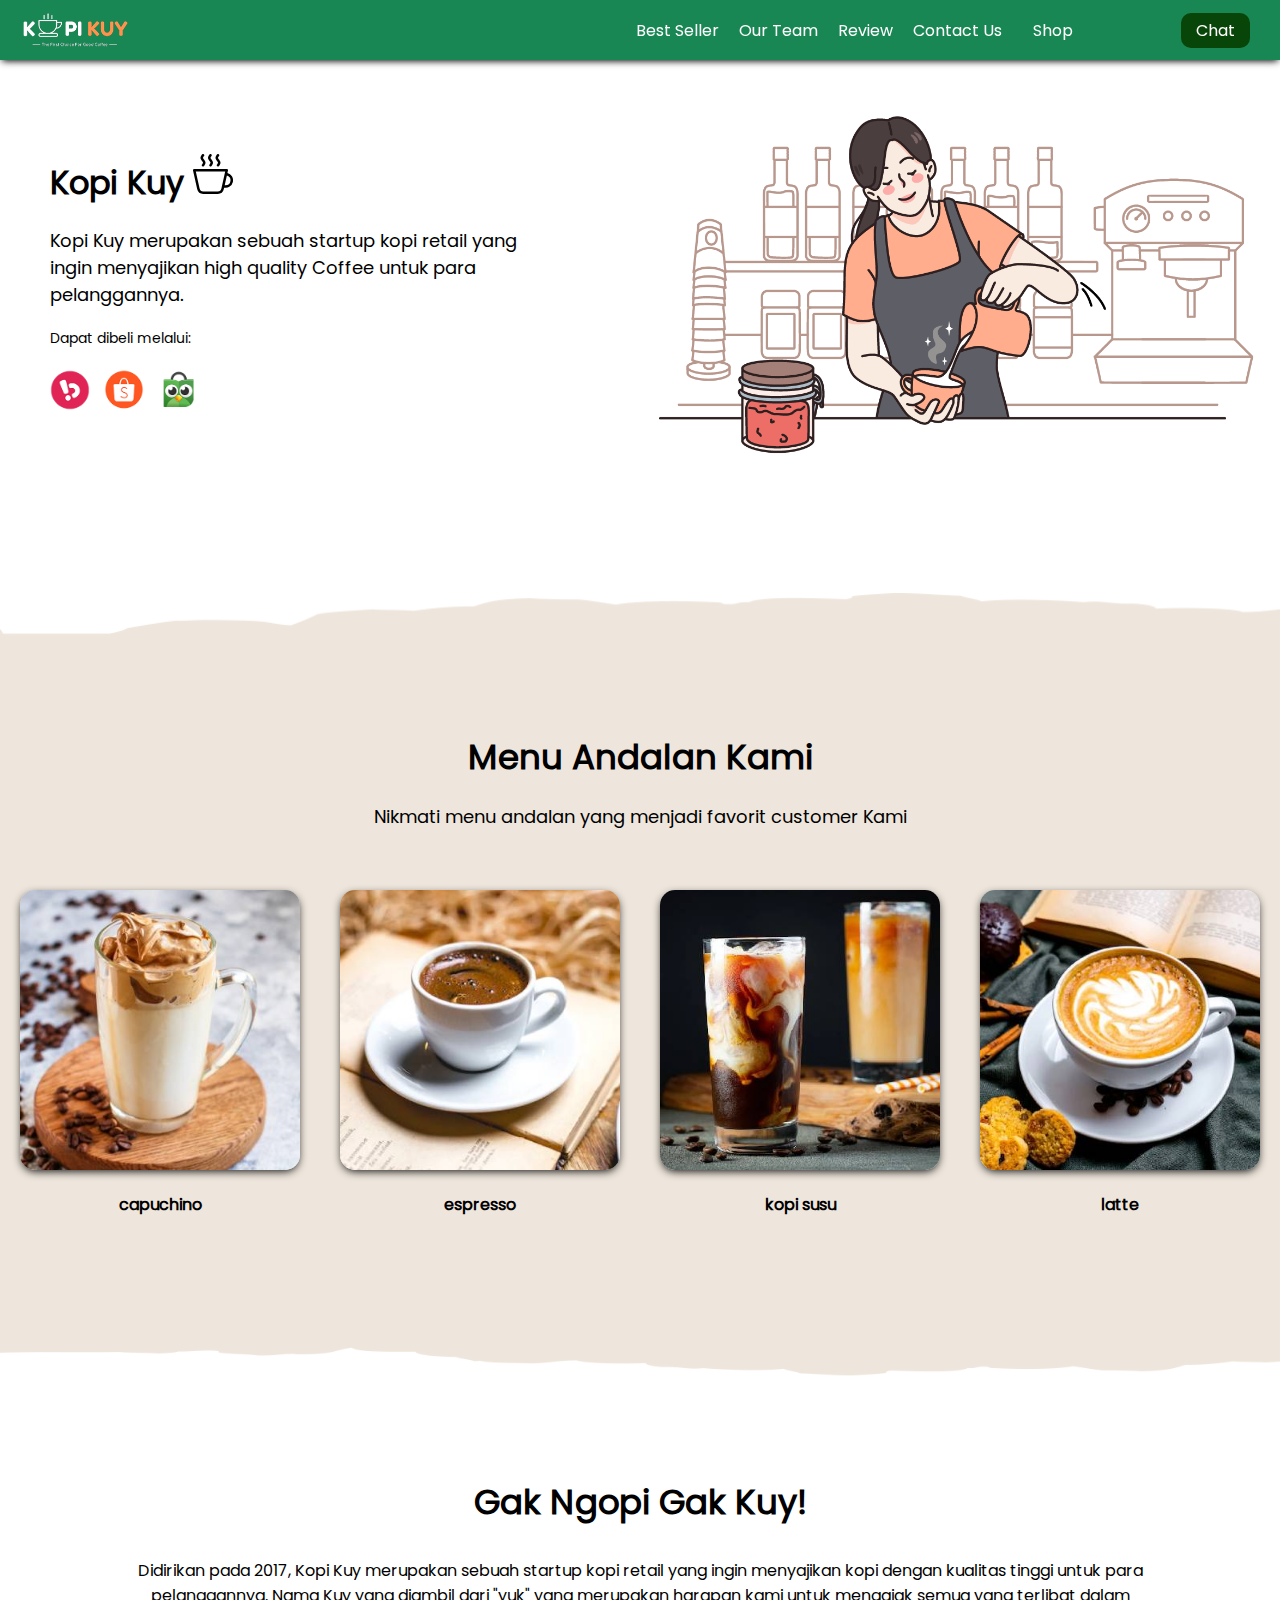
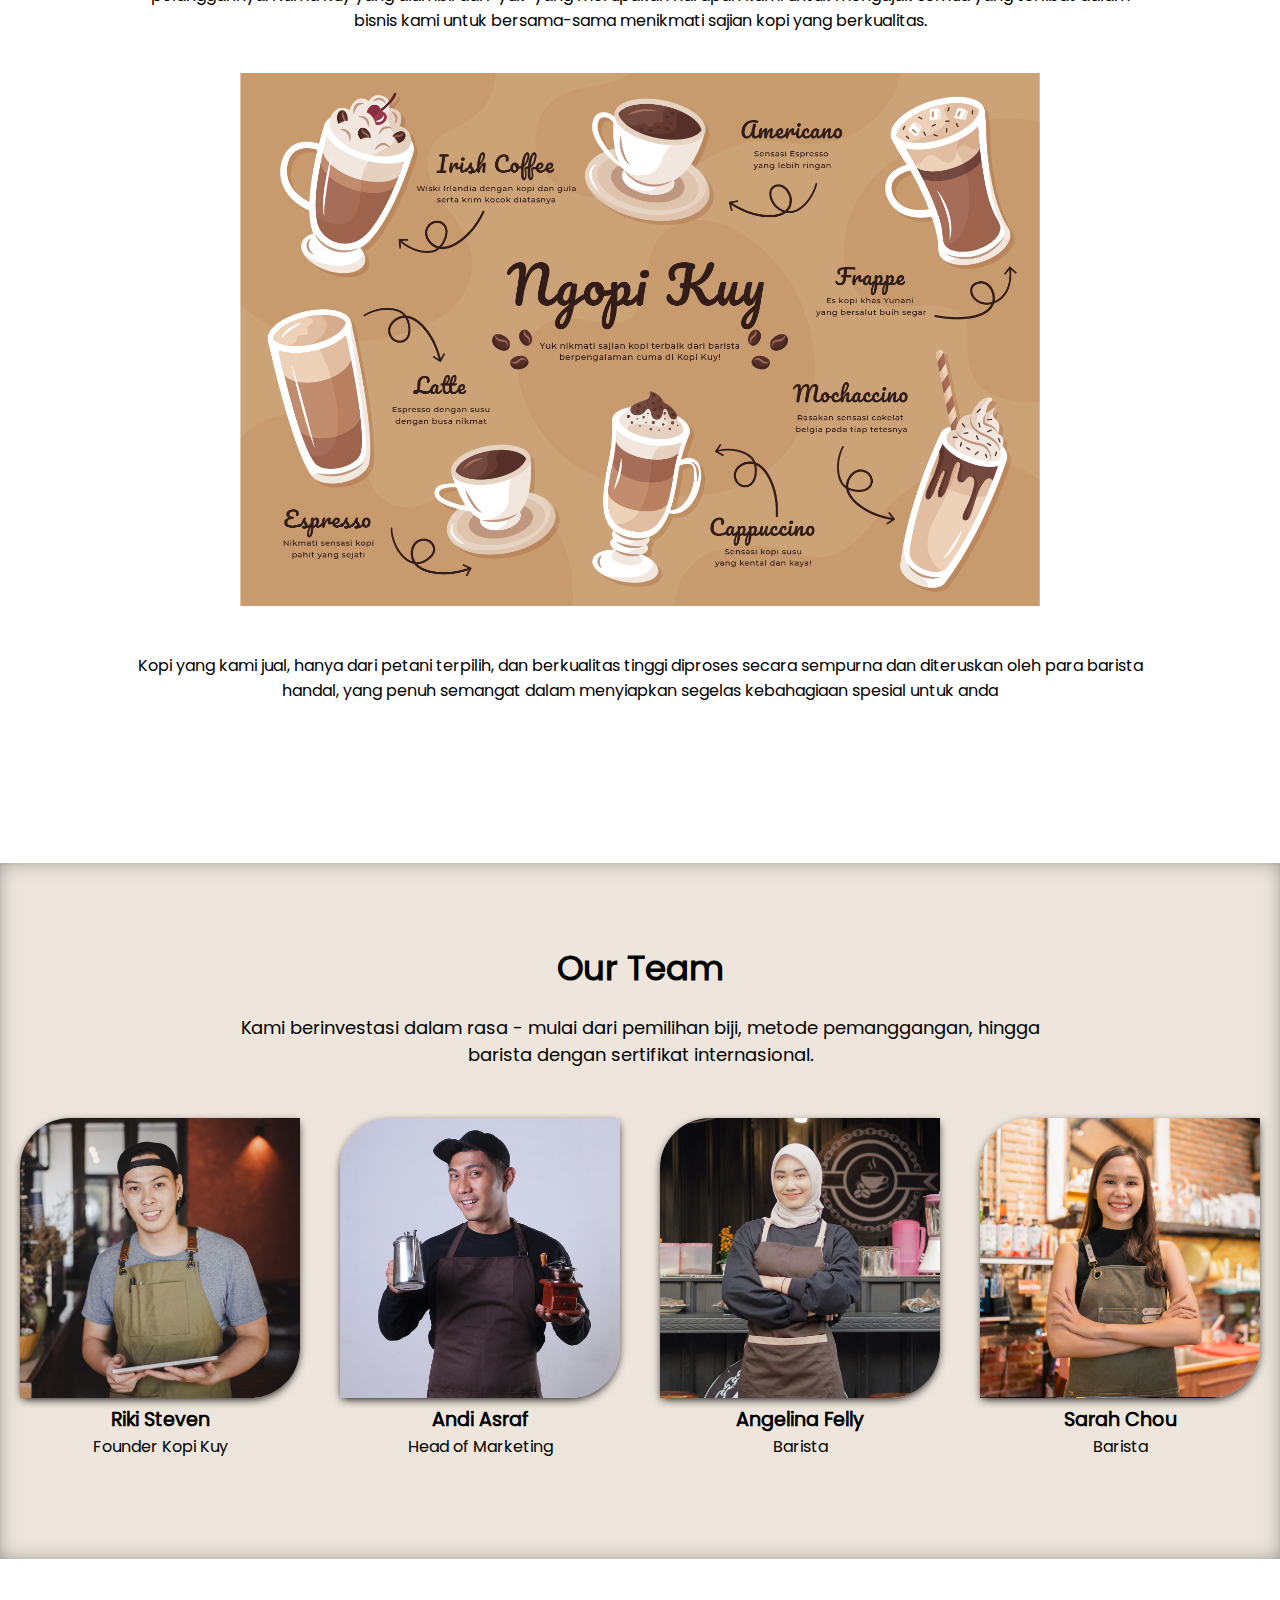
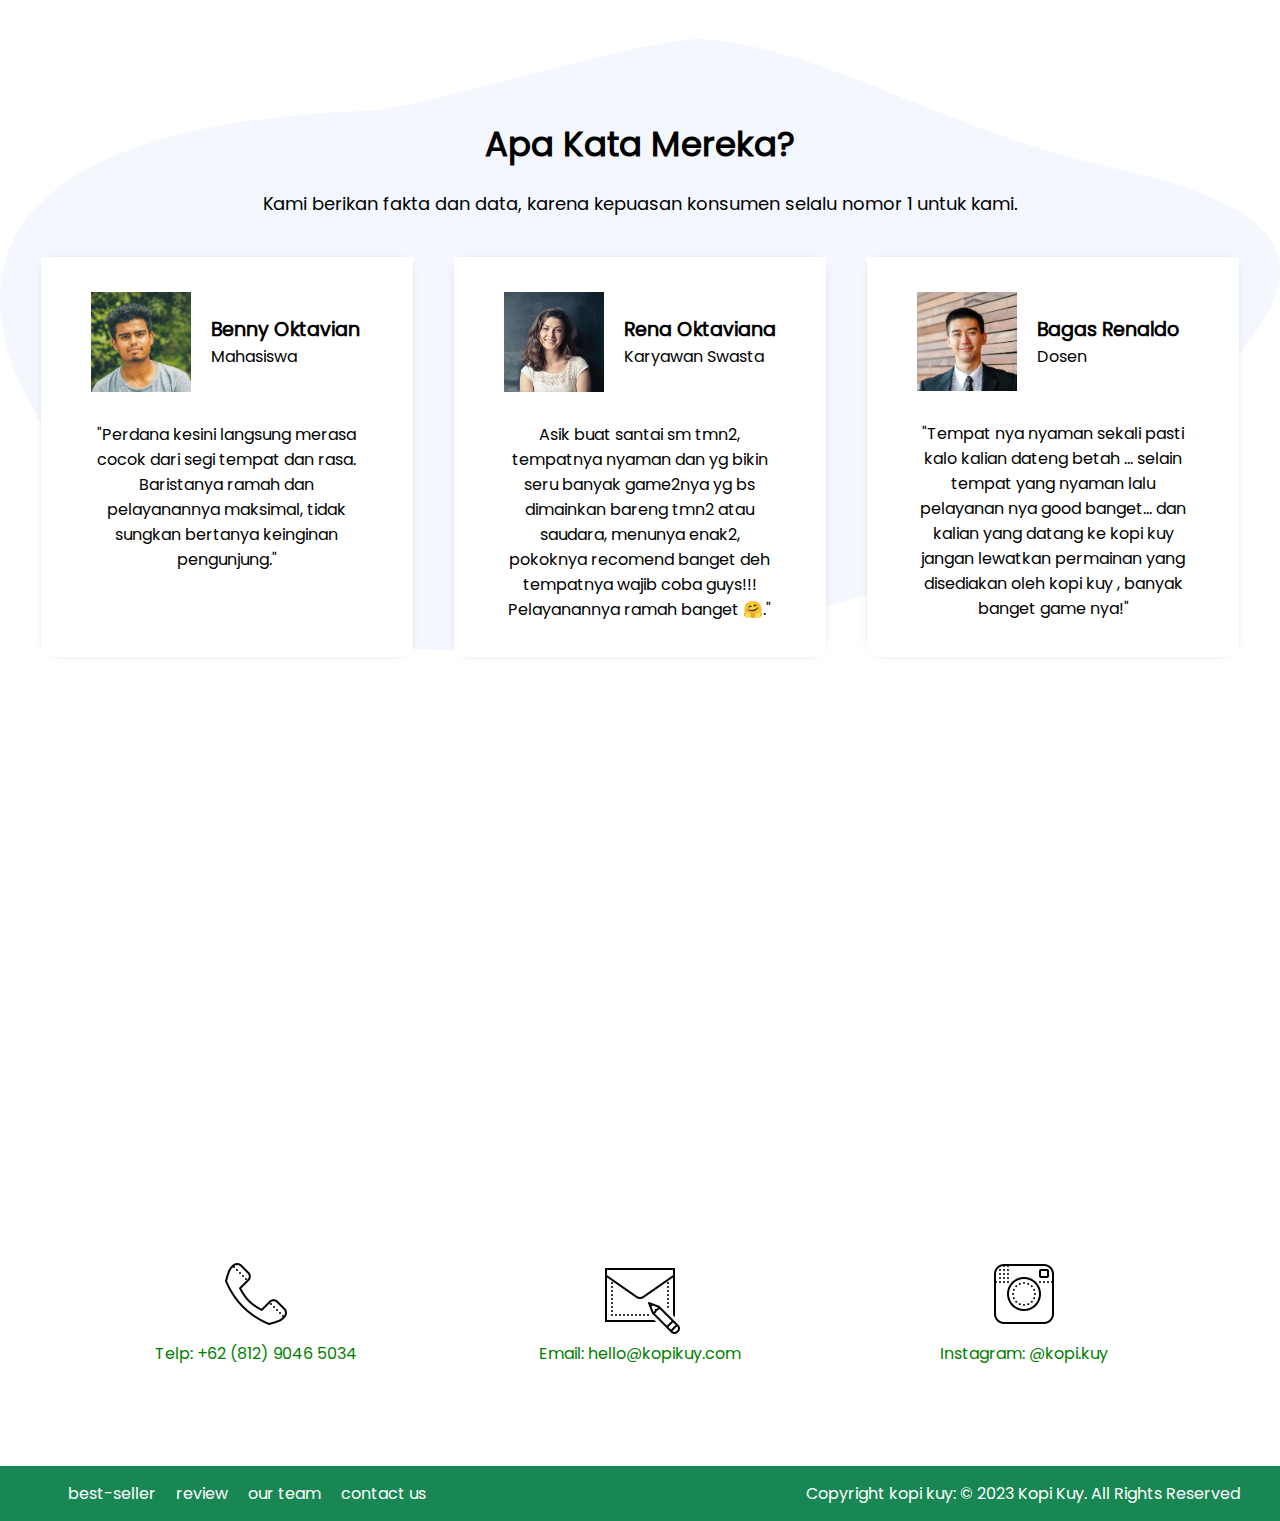
<file: index.html>
<!DOCTYPE html>
<html lang="id">

<head>
    <meta charset="UTF-8">
    <meta http-equiv="X-UA-Compatible" content="IE=edge">
    <meta name="viewport" content="width=device-width, initial-scale=1.0">
    <link rel="shortcut icon" href="images/favicon.ico" type="image/x-icon">
    <title>Website Kopi Kuy</title>
    <link rel="stylesheet" href="css/style.css">
</head>

<body>
    <nav>
        <div class="baris">
            <img class="logo" src="images/logo/logo_kuy.png">
            <div class="navigasi">
                <a href="#best-seller">Best Seller</a>
                <a href="#our-team">Our Team</a>
                <a href="#review">Review</a>
                <a href="#contact-us">Contact Us</a>
            </div>
            <a class="shop" href="produk.html">Shop</a>
            <a class="chat" href="https://wa.me/nomor_hp_anda_pakai_62" target="_blank">Chat</a>
        </div>
    </nav>

    <!-- Tulis Kode Setelah panah di bawah ini -->
    <header>
        <div class="baris">

            <div class="col-kiri">
                <h1 class="judul-header">
                    Kopi Kuy
                    <img src="images/icon/icon_kopi.svg" alt="">
                </h1>
                <p class="subjudul-header">
                    Kopi Kuy merupakan sebuah startup kopi retail yang ingin menyajikan
                    high quality Coffee untuk para pelanggannya.
                </p>
                <p class="dapat-dibeli">
                    Dapat dibeli melalui:
                </p>
                <div class="olshop">
                    <img src="images/logo/logo_bukalapak.png" alt="">
                    <img src="images/logo/logo_shopee.png" alt="">
                    <img src="images/logo/logo_tokopedia.png
                    " alt="">
                </div>
            </div>
            <img src="images/header/header1.png " alt="" class="col-kanan">
        </div>
    </header>

    <section class="best-seller" id="best-seller">
        <h2 class="judul-best-seller">
            Menu Andalan Kami
        </h2>
        <p class="subjudul-best-seller">
            Nikmati menu andalan yang menjadi favorit customer Kami
        </p>

        <div class="baris">
            <div class="col-produk">
                <img src="images/produk/product_capuchino.jpg" alt="">
                <p class="nama-produk">
                    capuchino
                </p>
            </div>
            <div class="col-produk">
                <img src="images/produk/product_espresso.jpg" alt="">
                <p class="nama-produk">
                    espresso
                </p>
            </div>
            <div class="col-produk">
                <img src="images/produk/product_kopi_susu.jpg" alt="">
                <p class="nama-produk">
                    kopi susu
                </p>
            </div>
            <div class="col-produk">
                <img src="images/produk/product_latte.jpg" alt="">
                <p class="nama-produk">
                    latte
                </p>
            </div>
        </div>
    </section>

    <section class="about-us" id="about-us">
        <h2 class="judul-about-us">
            Gak Ngopi Gak Kuy!
        </h2>
        <p class="tentang-about-us">
            Didirikan pada 2017, Kopi Kuy merupakan sebuah startup kopi retail
            yang ingin menyajikan kopi dengan kualitas tinggi untuk para pelanggannya.
            Nama Kuy yang diambil dari "yuk" yang merupakan harapan kami untuk mengajak semua
            yang terlibat dalam bisnis kami untuk bersama-sama menikmati sajian kopi yang berkualitas.

        </p>
        <img src="images/aset_kopi_jumbo.png" alt="">
        <p class="penjelasan-about-us">
            Kopi yang kami jual, hanya dari petani terpilih, dan berkualitas tinggi diproses
            secara sempurna dan diteruskan oleh para barista handal, yang penuh semangat
            dalam menyiapkan segelas kebahagiaan spesial untuk anda

        </p>
    </section>

    <section class="our-team" id="our-team">
        <h2 class="judul-team">
            Our Team

        </h2>
        <p class="subjudul-team">
            Kami berinvestasi dalam rasa - mulai dari pemilihan biji, metode pemanggangan,
            hingga barista dengan sertifikat internasional.

        </p>
        <div class="baris">
            <div class="col-team">
                <img src="images/team/team1.jpg" alt="">
                <h3>Riki Steven</h3>
                <p>Founder Kopi Kuy</p>
            </div>
            <div class="col-team">
                <img src="images/team/team2.jpg" alt="">
                <h3>Andi Asraf</h3>
                <p>Head of Marketing</p>
            </div>
            <div class="col-team">
                <img src=" images/team/team3.jpg" alt="">
                <h3>Angelina Felly</h3>
                <p>Barista</p>
            </div>
            <div class="col-team">
                <img src="images/team/team4.jpg" alt="">
                <h3>Sarah Chou</h3>
                <p>Barista</p>
            </div>
        </div>
    </section>

    <section class="review" id="review">
        <h2 class="judul-review">
            Apa Kata Mereka?
        </h2>
        <p class="subjudul-review">
            Kami berikan fakta dan data, karena kepuasan konsumen selalu nomor 1 untuk kami.
        </p>

        <div class="baris">
            <div class="col-review">
                <div class="profile">
                    <img src="images/customer/customer1.jpg" alt="">
                    <div class="nama-profile">
                        <h3>
                            Benny Oktavian
                        </h3>
                        <p>
                            Mahasiswa
                        </p>
                    </div>
                </div>
                <p class="testimoni">
                    "Perdana kesini langsung merasa cocok dari segi tempat dan rasa.
                    Baristanya ramah dan pelayanannya maksimal, tidak sungkan bertanya keinginan pengunjung."

                </p>
            </div>
            <div class="col-review">
                <div class="profile">
                    <img src="images/customer/customer2.jpg" alt="">
                    <div class="nama-profile">
                        <h3>
                            Rena Oktaviana
                        </h3>
                        <p>
                            Karyawan Swasta
                        </p>
                    </div>
                </div>
                <p class="testimoni">
                    Asik buat santai sm tmn2, tempatnya nyaman dan yg bikin seru banyak game2nya
                    yg bs dimainkan bareng tmn2 atau saudara, menunya enak2, pokoknya recomend
                    banget deh tempatnya wajib coba guys!!! Pelayanannya ramah banget 🤗."
                </p>
            </div>
            <div class="col-review">
                <div class="profile">
                    <img src="images/customer/customer3.jpg" alt="">
                    <div class="nama-profile">
                        <h3>
                            Bagas Renaldo
                        </h3>
                        <p>
                            Dosen
                        </p>
                    </div>
                </div>
                <p class="testimoni">
                    "Tempat nya nyaman sekali pasti kalo kalian dateng betah ...
                    selain tempat yang nyaman lalu pelayanan nya good banget...
                    dan kalian yang datang ke kopi kuy jangan lewatkan permainan yang disediakan
                    oleh kopi kuy , banyak banget game nya!"
                </p>
            </div>
        </div>
    </section>

    <section class="contact-us" id="contact-us">
        <iframe
            src="https://www.google.com/maps/embed?pb=!1m14!1m8!1m3!1d7932.741866032694!2d106.668581!3d-6.214715!3m2!1i1024!2i768!4f13.1!3m3!1m2!1s0x2e69f9912c7f297b%3A0xe5a3a671dae861ab!2sKopi%20kuy!5e0!3m2!1sid!2sid!4v1680617229460!5m2!1sid!2sid"
            width="100%" height="300" style="border:0;" allowfullscreen="" loading="lazy"
            referrerpolicy="no-referrer-when-downgrade"></iframe>

        <div class="baris">
            <div class="col-kontak">
                <img src="images/icon/icon_phone.png" alt="">
                <p>
                    Telp: +62 (812) 9046 5034
                </p>
            </div>
            <div class="col-kontak">
                <img src="images/icon/icon_mail.png" alt="">
                <p>
                    Email: hello@kopikuy.com
                </p>
            </div>
            <div class="col-kontak">
                <img src="images/icon/icon_instagram.png
                " alt="">
                <p>
                    Instagram: @kopi.kuy
                </p>
            </div>
        </div>
    </section>

    <footer>
        <div class="baris">
            <div class="navigasi">
                <a href="">best-seller</a>
                <a href="">review</a>
                <a href="">our team</a>
                <a href="">contact us</a>
            </div>
            <p class="copyright">
                Copyright kopi kuy: © 2023 Kopi Kuy. All Rights Reserved
            </p>
        </div>
    </footer>

    <!--
        Kode HTML tidak boleh lewat dari batas ini
        Pastikan setiap section di tutup
        misalnya kode best-seller harus ada
        di bawah kode </header> (perhatikan ada garis miringnya
        dan setiap section harus setelah kode </section>
        jangan menulis section di dalam section
    -->
</body>

</html>
</file>
<file: css/style.css>
/* Pengaturan Global */

/* Mendaftarkan font ke dalam CSS, dan memberi nama family */
@font-face {
   font-family: 'Poppins';
   src: url(../fonts/poppins.woff2);
}

* {
   box-sizing: border-box;
   margin: 0;
   padding: 0;
}

html {
   /* agar scroll ketika klik pada navigasi menjadi halus */
   scroll-behavior: smooth;
}

body {
   /* mendaftarkan semua teks pada body menjadi family Poppins */
   font-family: 'Poppins';
}

a {
   /* menghilangkan garis bawah pada link */
   text-decoration: none;

   /* menghilangkan warna bawaan pada link */
   color: unset;
}

h2 {
   /* mengatur ukuran huruf ke 34 pixel */
   font-size: 34px;
}

h3 {
   /* mengatur ukuran huruf ke 1.2rem */
   font-size: 1.2rem;
}

h1,
h2,
h3 {
   /* mengatur tebal huruf */
   font-weight: bold;
}

img {
   /* 
      mengatur agar semua elemen img memiliki panjang maksimal 100% agar
      tidak besar gambar tidak melebihi layar ataupun pembungkus
   */
   max-width: 100%;
}

/* Navigasi */

nav {
   /* background-color mengatur warna latar belakang */
   background-color: red;

   /* penulisan 2 background-color seperti ini akan mengabaikan penulisan sebelumnya */
   background-color: #198754;

   /* box-shadow membuat efek bayangan */
   box-shadow: 0 3px 7px -2px #000;

   /* width mengatur panjang elemen */
   width: 100%;
   padding-top: 10px;
   padding-bottom: 10px;

   /* position mengatur posisi elemen, static untuk biasa, fixed untuk efek menempel */
   position: fixed;

   /* Nilai z-index semakin besar, maka elemen akan semakin di depan */
   z-index: 500;
}

/* 
   PERHATIKAN bahwa dalam mengatur elemen, nama elemen langsung ditulis
   sedangkan untuk mengatur class, dibutuhkan tanda titik (.) terlebih dulu
   img {} berarti elemen dengan tag img, 
   sedangkan .img artinya elemen dengan kelas img   
*/

.baris {
   /* 
      display: flex memiliki pengaturan yang dapat mengatur agar elemen
      di dalamnya memiliki ukuran yang fleksibel
   */
   display: flex;

   /* 
      align-items: center mengatur elemen di dalamnya rata tengah vertikal
   */
   align-items: center;

   /* 
      justify-content: center mengatur elemen di dalamnya rata tengah horizontal
   */
   justify-content: center;

   /* 
      flex-wrap: wrap mengatur agar jika panjang elemen berlebih, maka elemen
      akan otomatis diletakan di baris baru
   */
   flex-wrap: wrap;
}

section {
   /* text-align mengatur rata tulisan, bisa bernilai: left, right, center, justify */
   text-align: center;
}

.logo {
   /* height mengatur tinggi elemen */
   height: 40px;
   margin-left: 20px;
}

.navigasi {
   margin-left: auto;
   margin-right: 15px;
}

.navigasi a,
.shop {
   color: #fff;
   padding-left: 8px;
   padding-right: 8px;
}

.shop {
   margin-right: 100px;
}

.chat {
   margin-right: 30px;
   background-color: rgb(8, 69, 8);
   color: #fff;
   padding-top: 5px;
   padding-right: 15px;
   padding-bottom: 5px;
   padding-left: 15px;
   border-radius: 10px;
}


/* HEADER */


header,
section {
   /*
    padding mengatur jarak ke dalam
    pada padding dan margin ditambahkan top / right / bottom / top 
    untuk mengatur jarak masing-masing 
   */
   padding-top: 80px;
   padding-bottom: 80px;

   /* margin mengatur jarak ke luar */
   margin-bottom: 80px;
}

/* penulisan CSS dapat digabung dengan beberapa elemen */
.col-kiri,
.col-kanan {
   /* width mengatur panjang elemen. 50% artinya setengah ukuran pembungkus */
   width: 50%;
}

.col-kiri {
   padding-left: 50px;
   padding-right: 120px;
}

.judul-header {
   margin-bottom: 20px;
}

.subjudul-header {
   /* font-size digunakan untuk mengatur ukuran huruf */
   font-size: 18px;
}

.dapat-dibeli {
   margin-top: 20px;
   margin-bottom: 20px;
   font-size: 14px;
}

.olshop img {
   width: 40px;

   /* height digunakan untuk mengatur tinggi elemen */
   height: auto;
   margin-right: 10px;
}

/* Best Seller */

.best-seller {
   position: relative;

   /* background-color mengatur warna latar belakang elemen */
   background-color: #EEE6DC;
}

/* 
terkait position, after, dan before memerlukan pemahaman mendalam
terkait layout pada CSS untuk dapat memahami secara penuh 
*/

.best-seller::before,
.best-seller::after {
   position: absolute;
   content: "";
   width: 100%;
   height: 76px;

   /* background-image untuk menambahkan gambar sebagai background */
   background-image: url(../images/garis-atas.png);

   /*background-size agar gambar latar menyesuaikan tinggi / panjang elemen */
   background-size: cover;

   top: -60px;
   left: 0;
}

.best-seller::after {
   height: 60px;
   background-image: url(../images/garis-bawah.png);
   top: unset;
   bottom: -60px;
}

.judul-best-seller {
   margin-bottom: 20px;
}

.subjudul-best-seller {
   font-size: 18px;
   margin-bottom: 40px;
}

.col-produk {
   /* 
      Penulisan padding dan margin seperti padding:20px ini penulisan singkat 
      yang berarti top, right, bottom, left nilainya sama, yaitu 20px 
   */
   padding: 20px;
   width: 25%;
}

.col-produk img {
   /* transition membuat animasi transisi dari perubahan style, 0.3s berarti 0.3 detik */
   transition: all 0.3s ease;

   /* border-radius  Membuat sudut membulat */
   border-radius: 15px;

   /* box-shadow membuat efek bayangan */
   box-shadow: 0 3px 10px -2px #000;
}

/* :hover akan dijalankan saat mouse ada di atas elemen */
.col-produk img:hover {

   /* membuat transformasi, bisa berupa scale(1.05), rotate(180deg), translateY(-50px), dsb */
   transform: scale(0.9);
   border-radius: 50%;
}

.nama-produk {
   margin-top: 15px;
   font-weight: bold;
}

/* About US */

.about-us {
   /* max-width: 80%; mengatur panjang maksimal elemen tidak boleh melebihi 80% layar */
   max-width: 80%;

   /* margin-left dan margin-right auto akan membuat posisi elemen berada di tengah */
   margin-left: auto;
   margin-right: auto;
}

.judul-about-us {
   margin-bottom: 30px;
}

/* 
   penulisan .about-us img {} berarti mengatur elemen img 
   yang ada di dalam elemen dengan kelas about-us 
   harap perhatikan .about-us dan image dipisahkan spasi
   penulisan class diawali titik (.) penulisan elemen tidak
*/
.about-us img {
   /* 
      Penulisan width: 800px dan max-width: 100% mengatur agar
      elemen memiliki panjang 800px namun tidak boleh melebihi 100% ukuran layar
   */
   width: 800px;
   max-width: 100%;
}

.tentang-about-us {
   margin-bottom: 40px;
}

.penjelasan-about-us {
   margin-top: 40px;
}

/* OUR TEAM */

.our-team {
   background-color: #EEE6DC;
   box-shadow: inset 0px 0px 23px -6px #707070;
}

.judul-team {
   margin-bottom: 20px;
}

.subjudul-team {
   margin-bottom: 30px;
   font-size: 18px;
   width: 800px;
   max-width: 90%;
   margin-left: auto;
   margin-right: auto;
}

.col-team {
   width: 25%;
   padding: 20px;
}

.col-team img {
   box-shadow: 0 3px 10px -2px #000;
   border-radius: 50px 0px 50px 0px;
}


/* REVIEW */

.review {
   background-image: url(../images/bg-review.svg);
   /* 
      background-size: contain;
      membuat gambar latar belakang tidak terpotong
   */
   background-size: contain;

   /* 
      background-repeat: no-repeat;
      membuat gambar latar belakang tidak diulang (duplikat)
   */
   background-repeat: no-repeat;
   padding-left: 20px;
   padding-right: 20px;
}

.judul-review {
   margin-bottom: 20px;
}

.subjudul-review {
   margin-bottom: 40px;
   font-size: 18px;
}

.review .baris {
   justify-content: space-around;
   /* align-items: stretch; membuat tinggi elemen di dalam .review .baris seragam */
   align-items: stretch;
}

.col-review {
   width: 30%;
   padding: 35px 50px;
   box-shadow: 0px 0px 12px -10px #000;
   background-color: #fff;
}

.profile {
   display: flex;
   margin-bottom: 30px;
   align-items: center;
}

/* mengatur elemen img yang ada di dalam class(.) profile */
.profile img {
   width: 100px;
   margin-right: 20px;
}

.profile .nama-profile {
   text-align: left;
}

/* CONTACT US */
.contact-us {
   margin-bottom: 20px;
}

.col-kontak {
   width: 30%;
   margin-top: 50px;
   /* color mengatur warna tulisan */
   color: green;
}

/* FOOTER */

footer {
   background-color: #198754;
   padding-top: 15px;
   padding-bottom: 15px;
   color: #fff;
   padding-right: 40px;
   padding-left: 40px;
}

footer .navigasi {
   margin-left: 20px;
   margin-right: auto;
}

/* UNTUK RESPONSIF DI BAWAH */
</file>
